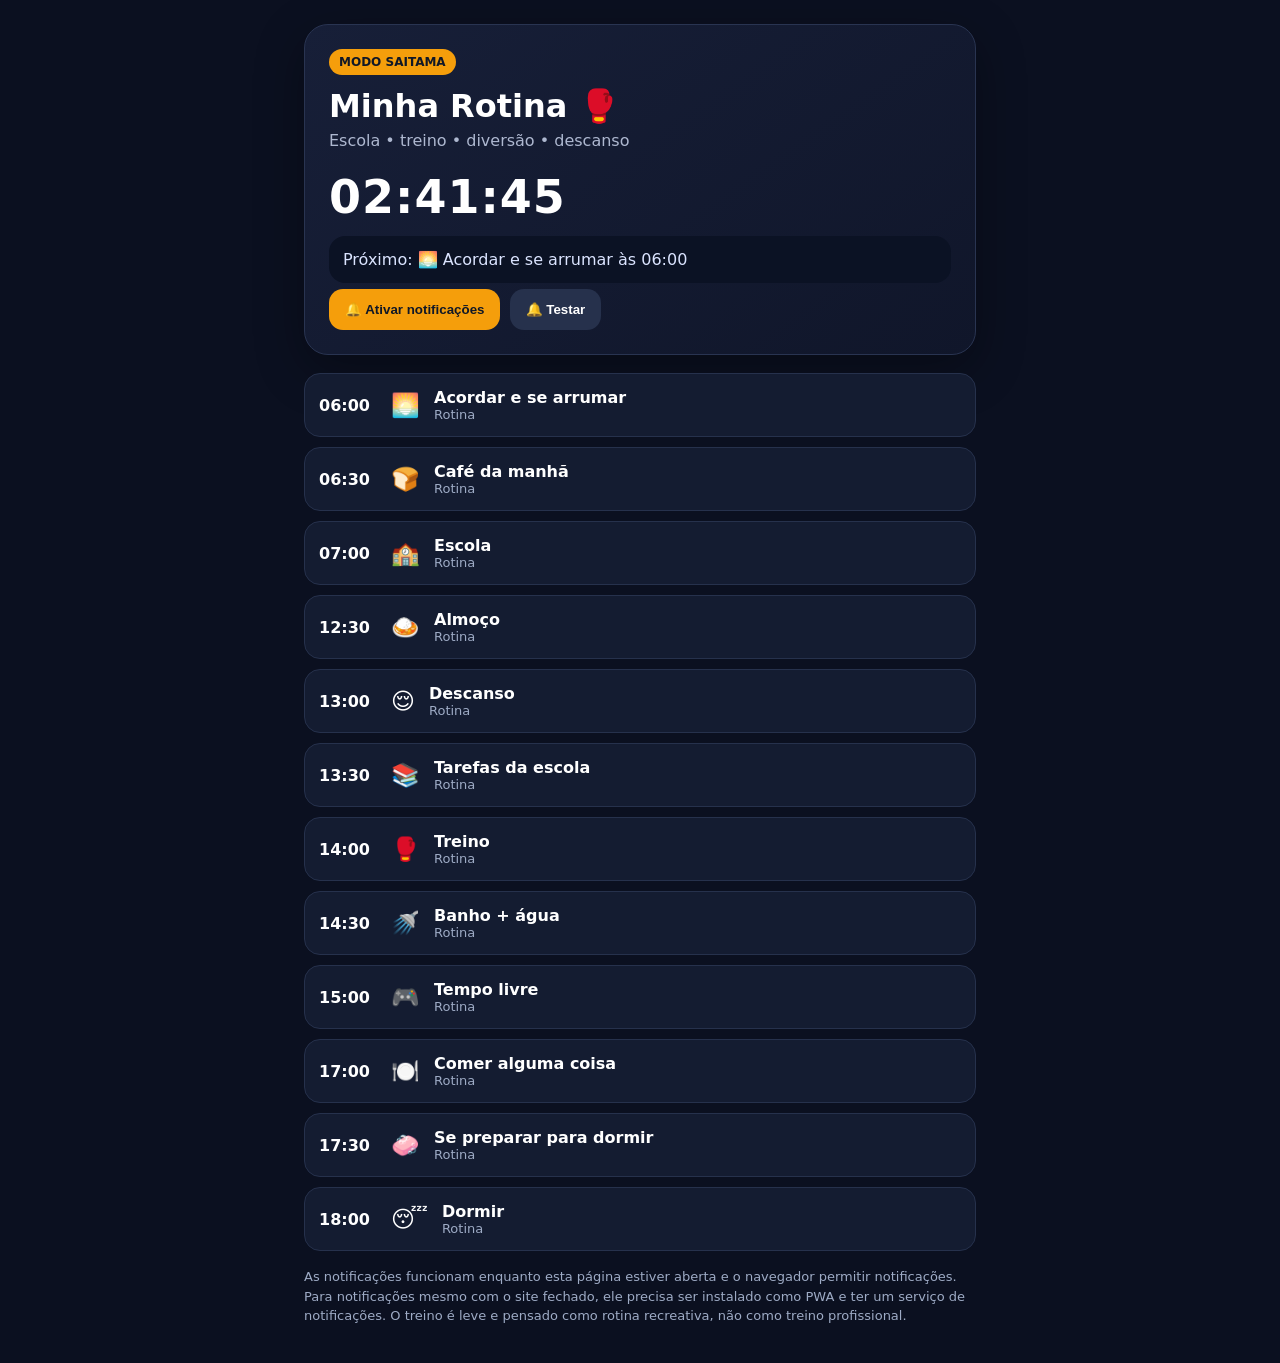
<file: rotina_saitama_adolescente-1.html>
<!DOCTYPE html>
<html lang="pt-BR">
<head>
<meta charset="UTF-8">
<meta name="viewport" content="width=device-width, initial-scale=1.0">
<meta name="theme-color" content="#111827">
<title>Rotina Saitama — Meu Treino</title>
<style>
  *{box-sizing:border-box}
  body{margin:0;font-family:system-ui,-apple-system,Segoe UI,sans-serif;background:#0b1020;color:#fff;min-height:100vh}
  .wrap{max-width:720px;margin:auto;padding:24px}
  .hero{background:linear-gradient(145deg,#171f38,#10162a);border:1px solid #293451;border-radius:24px;padding:24px;box-shadow:0 15px 50px #0005}
  .tag{display:inline-block;background:#f59e0b;color:#111827;font-weight:800;padding:6px 10px;border-radius:999px;font-size:12px}
  h1{font-size:32px;margin:12px 0 6px}
  .sub{color:#aeb8d0;margin:0 0 20px}
  .clock{font-size:46px;font-weight:900;letter-spacing:1px}
  .next{margin-top:12px;padding:14px;background:#0b1224;border-radius:16px;color:#dbe4ff}
  button{border:0;border-radius:14px;padding:13px 16px;font-weight:800;cursor:pointer;margin:6px 4px 0 0}
  .primary{background:#f59e0b;color:#111827}.secondary{background:#26314c;color:white}
  .schedule{margin-top:18px;display:grid;gap:10px}
  .item{display:flex;align-items:center;gap:14px;background:#141c31;border:1px solid #26314c;border-radius:16px;padding:14px}
  .time{font-weight:900;width:58px}.emoji{font-size:23px}.desc{font-weight:700}.muted{color:#9eabc5;font-size:13px}
  .done{opacity:.45}.current{border-color:#f59e0b;box-shadow:0 0 0 1px #f59e0b55}
  .note{font-size:13px;color:#9eabc5;margin-top:16px;line-height:1.5}
</style>
</head>
<body>
<div class="wrap">
  <section class="hero">
    <span class="tag">MODO SAITAMA</span>
    <h1>Minha Rotina 🥊</h1>
    <p class="sub">Escola • treino • diversão • descanso</p>
    <div class="clock" id="clock">--:--</div>
    <div class="next" id="next">Carregando...</div>
    <div>
      <button class="primary" id="notify">🔔 Ativar notificações</button>
      <button class="secondary" id="test">🔔 Testar</button>
    </div>
  </section>

  <div class="schedule" id="schedule"></div>
  <p class="note">
    As notificações funcionam enquanto esta página estiver aberta e o navegador permitir notificações.
    Para notificações mesmo com o site fechado, ele precisa ser instalado como PWA e ter um serviço de notificações.
    O treino é leve e pensado como rotina recreativa, não como treino profissional.
  </p>
</div>

<script>
const routine = [
 ["06:00","🌅","Acordar e se arrumar"],
 ["06:30","🍞","Café da manhã"],
 ["07:00","🏫","Escola"],
 ["12:30","🍛","Almoço"],
 ["13:00","😌","Descanso"],
 ["13:30","📚","Tarefas da escola"],
 ["14:00","🥊","Treino"],
 ["14:30","🚿","Banho + água"],
 ["15:00","🎮","Tempo livre"],
 ["17:00","🍽️","Comer alguma coisa"],
 ["17:30","🧼","Se preparar para dormir"],
 ["18:00","😴","Dormir"]
];

let notified = {};
function mins(t){const [h,m]=t.split(":").map(Number);return h*60+m}
function current(){const d=new Date();return d.getHours()*60+d.getMinutes()}

function render(){
  const now=current();
  const box=document.getElementById("schedule");
  box.innerHTML="";
  let next=null, active=null;
  routine.forEach((r,i)=>{
    const m=mins(r[0]);
    const diff=m-now;
    if(diff>=0 && !next) next={r,diff};
    if(i<routine.length-1 && now>=m && now<mins(routine[i+1][0])) active=i;
    if(i===routine.length-1 && now>=m) active=i;
    const el=document.createElement("div");
    el.className="item "+(active===i?"current":"")+(now>m?" done":"");
    el.innerHTML=`<div class="time">${r[0]}</div><div class="emoji">${r[1]}</div><div><div class="desc">${r[2]}</div><div class="muted">${active===i?"Agora":"Rotina"}</div></div>`;
    box.appendChild(el);
  });
  document.getElementById("next").textContent = next
    ? `Próximo: ${next.r[1]} ${next.r[2]} às ${next.r[0]}${next.diff===0?" — agora!":""}`
    : "A rotina de hoje terminou. Hora de descansar 😴";
}

function tick(){
  const d=new Date();
  document.getElementById("clock").textContent =
    d.toLocaleTimeString("pt-BR",{hour:"2-digit",minute:"2-digit",second:"2-digit"});
  render();
  const key=d.toDateString()+"-"+d.getHours()+":"+d.getMinutes();
  routine.forEach(r=>{
    if(r[0]===`${String(d.getHours()).padStart(2,"0")}:${String(d.getMinutes()).padStart(2,"0")}` && !notified[key]){
      notified[key]=true;
      if(Notification.permission==="granted"){
        new Notification("⏰ Rotina Saitama", {body:`Agora: ${r[1]} ${r[2]}`});
      }
    }
  });
}
document.getElementById("notify").onclick=async()=>{
  if(!("Notification" in window)){alert("Seu navegador não suporta notificações.");return}
  const p=await Notification.requestPermission();
  alert(p==="granted"?"Notificações ativadas! 🔔":"Permissão de notificações não concedida.");
};
document.getElementById("test").onclick=()=>{
  if(Notification.permission==="granted") new Notification("🥊 Teste da rotina", {body:"As notificações estão funcionando!"});
  else alert("Primeiro toque em “Ativar notificações”.");
};
tick(); setInterval(tick,1000);
</script>
</body>
</html>
</file>
